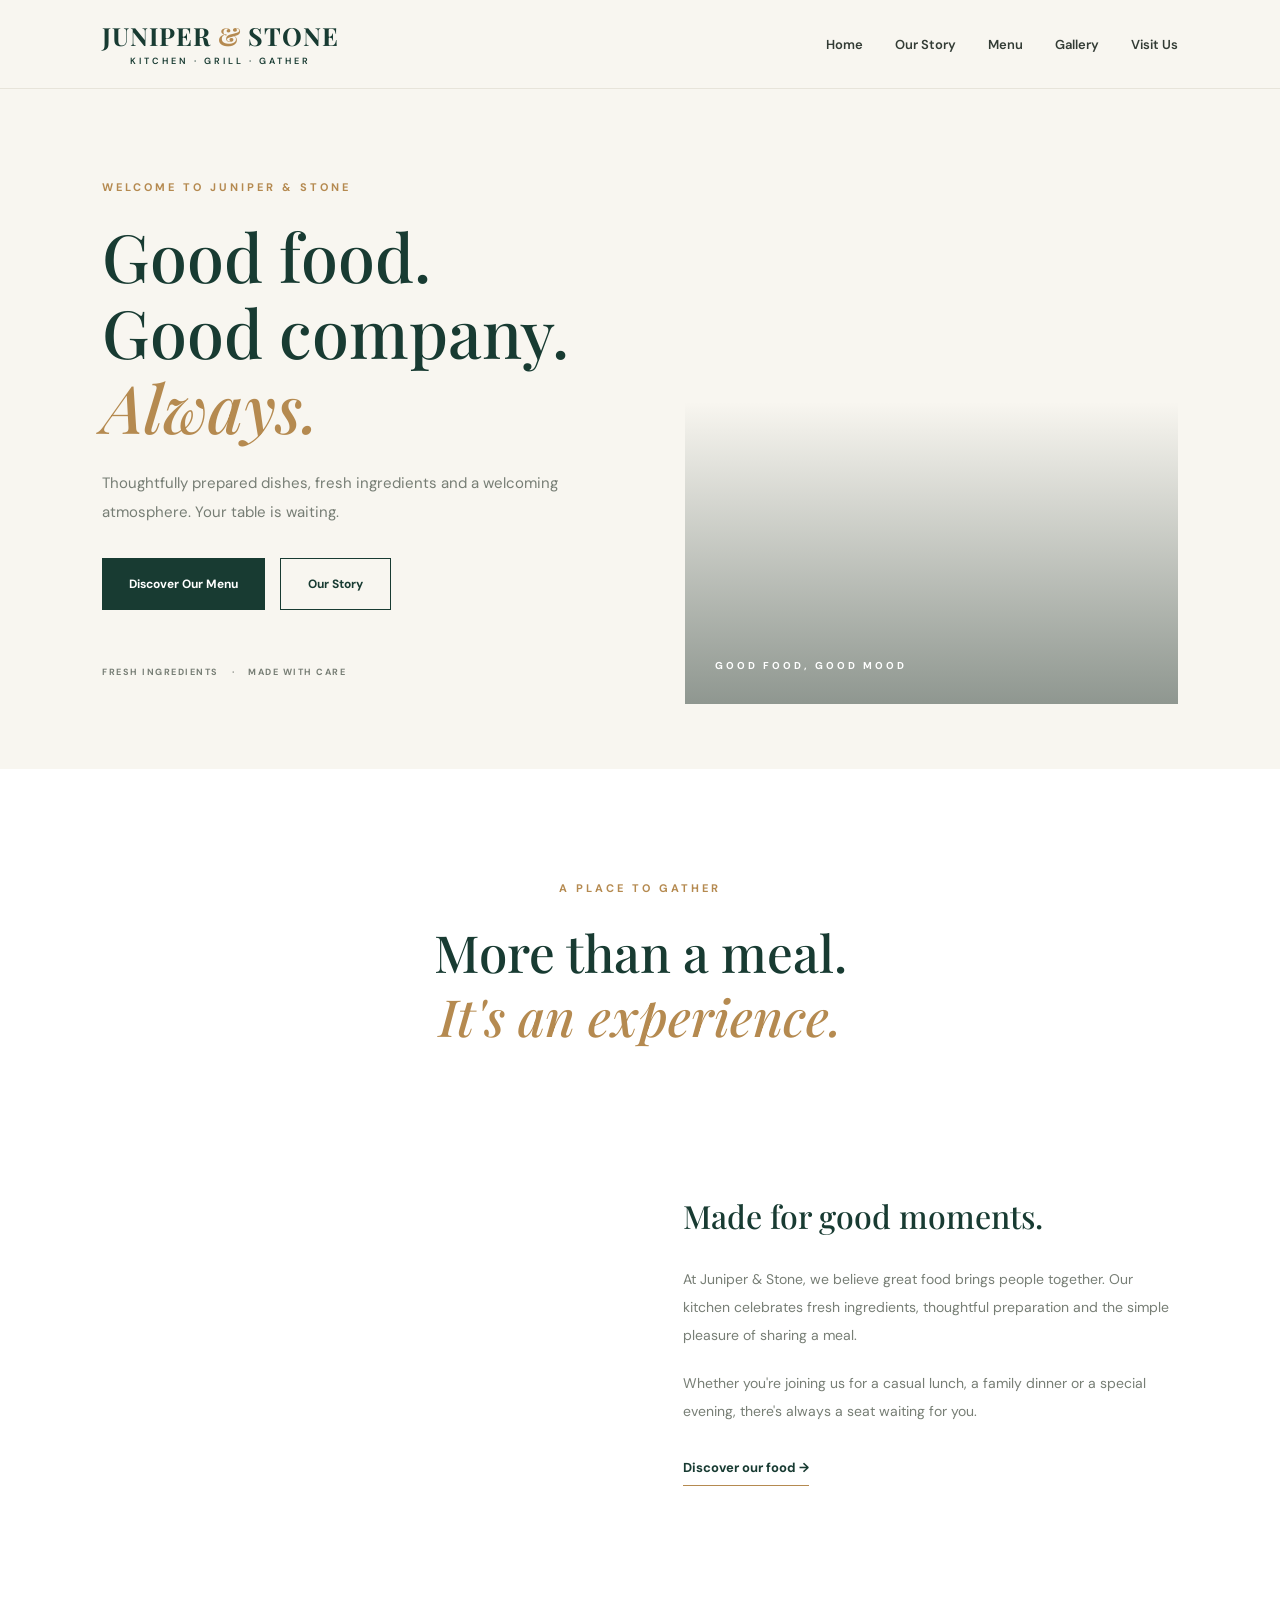
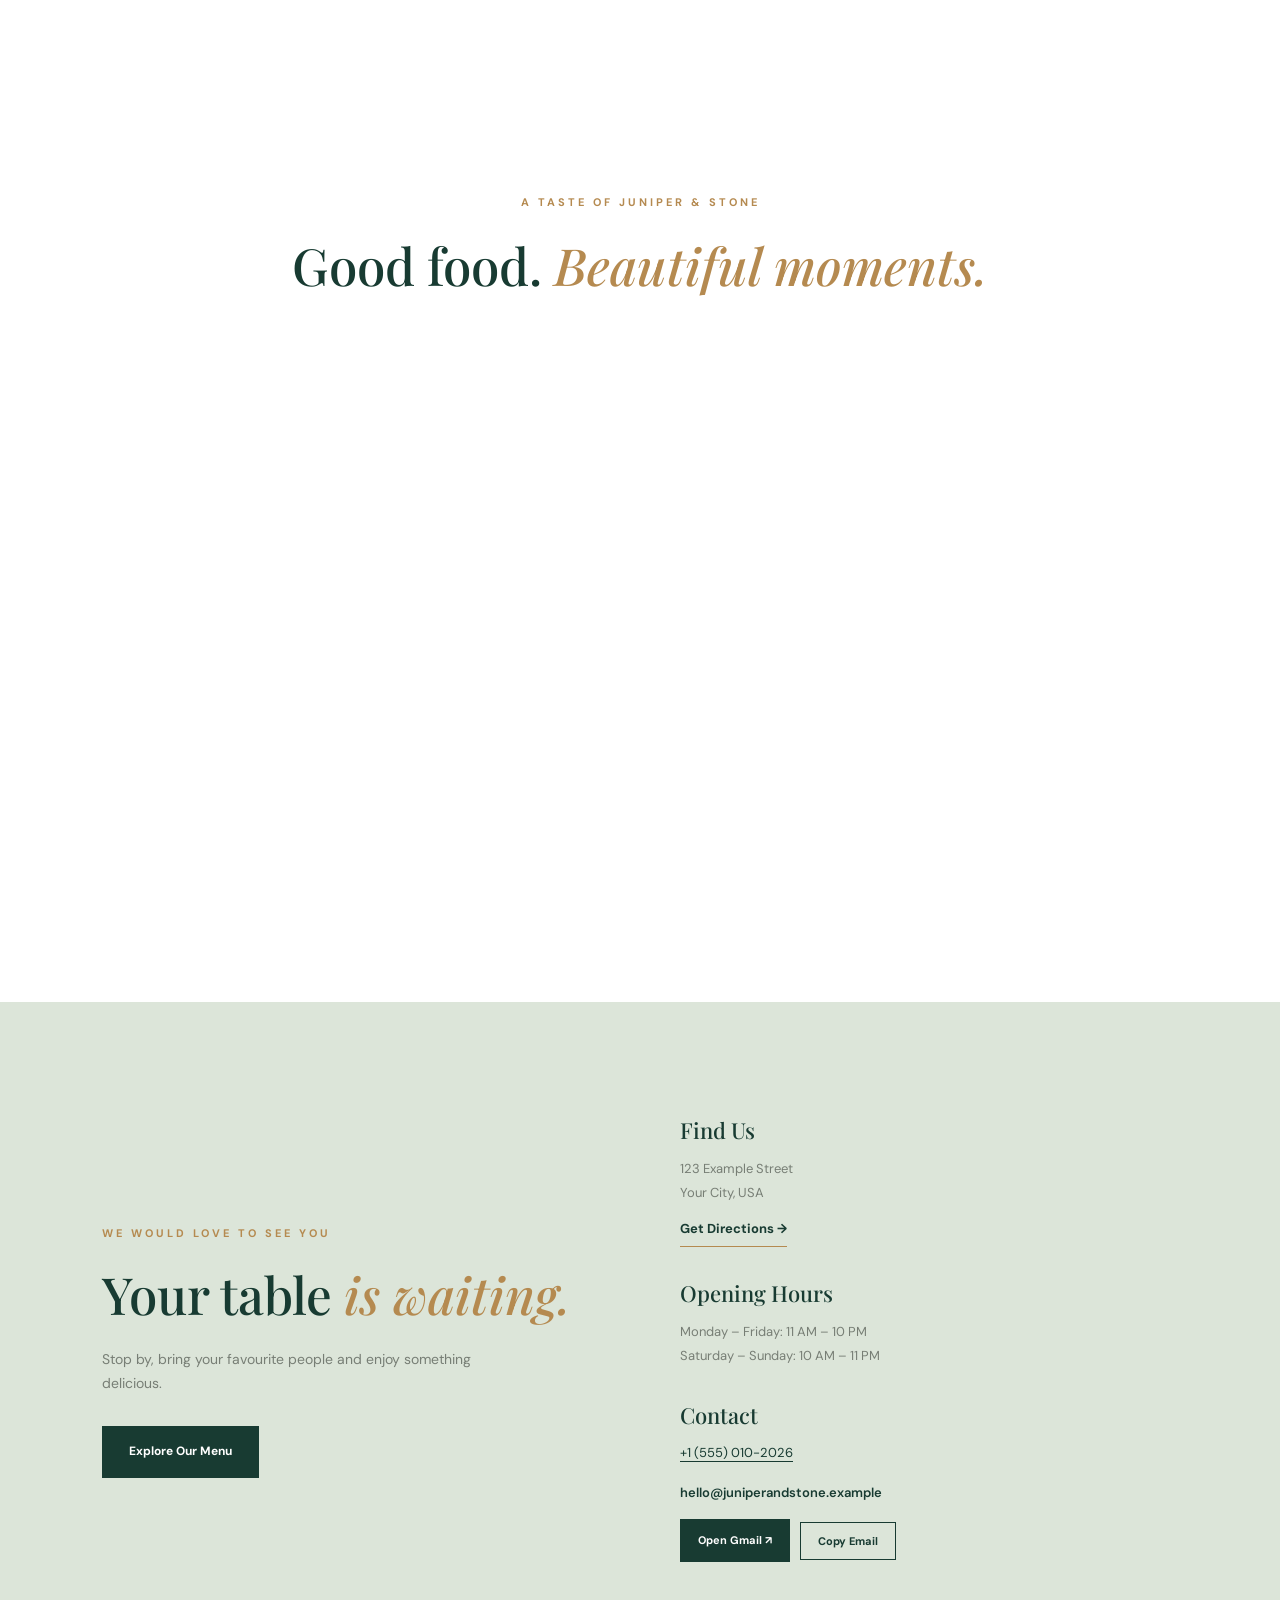
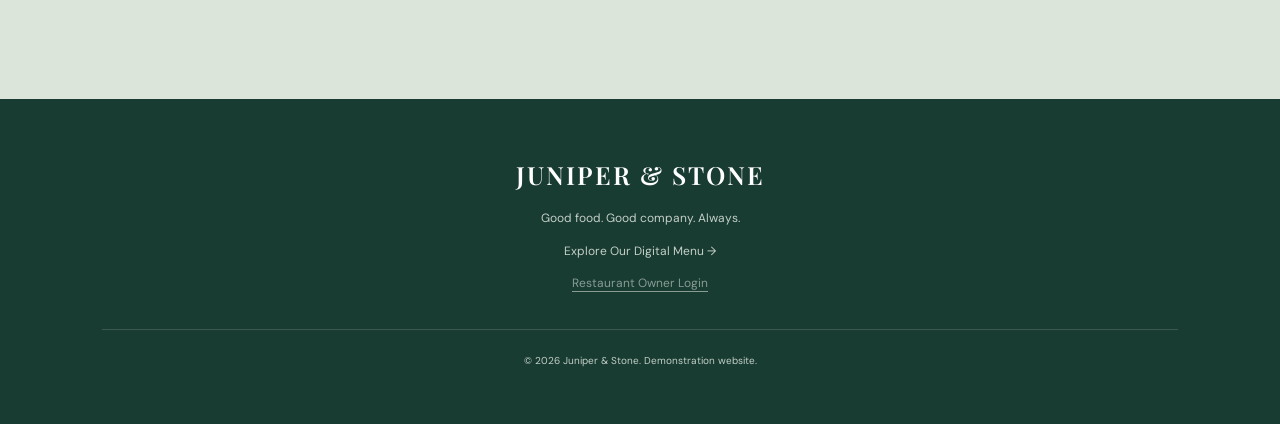
<file: index.html>
<!DOCTYPE html>
<html lang="en">

<head>

    <meta charset="UTF-8">
    <meta name="viewport" content="width=device-width, initial-scale=1.0">

    <meta name="description" content="Juniper & Stone - Modern neighbourhood dining, delicious food and memorable experiences.">

    <meta name="theme-color" content="#f8f6f0">

    <title>Juniper & Stone | Kitchen & Grill</title>

    <link rel="preconnect" href="https://fonts.googleapis.com">
    <link rel="preconnect" href="https://fonts.gstatic.com" crossorigin>

    <link href="https://fonts.googleapis.com/css2?family=DM+Sans:wght@400;500;600;700&family=Playfair+Display:wght@400;500;600;700&display=swap" rel="stylesheet">

    <link rel="stylesheet" href="css/style.css">

    <script src="js/script.js" defer></script>

    <style>
        .owner-access {
            margin-top: 12px;
            font-size: 11px;
            opacity: 0.65;
        }

        .owner-access a {
            color: inherit;
            text-decoration: underline;
            text-underline-offset: 4px;
            transition: opacity 0.3s;
        }

        .owner-access a:hover {
            opacity: 1;
        }
    </style>

</head>

<body>

    <!-- NAVIGATION -->

    <header class="header">

        <nav class="navbar">

            <a href="index.html" class="logo">
                JUNIPER <span>&</span> STONE
                <small>KITCHEN · GRILL · GATHER</small>
            </a>

            <button
                class="menu-toggle"
                id="menuToggle"
                aria-label="Toggle navigation"
                aria-expanded="false"
                aria-controls="navLinks"
            >
                <span></span>
                <span></span>
                <span></span>
            </button>

            <ul class="nav-links" id="navLinks">

                <li><a href="#home">Home</a></li>

                <li><a href="#about">Our Story</a></li>

                <li><a href="menu.html">Menu</a></li>

                <li><a href="#gallery">Gallery</a></li>

                <li><a href="#visit">Visit Us</a></li>

            </ul>

        </nav>

    </header>


    <main>

        <!-- HERO -->

        <section class="hero" id="home">

            <div class="hero-content">

                <p class="eyebrow">
                    WELCOME TO JUNIPER & STONE
                </p>

                <h1>
                    Good food.<br>
                    Good company.<br>
                    <span>Always.</span>
                </h1>

                <p class="hero-description">
                    Thoughtfully prepared dishes, fresh ingredients
                    and a welcoming atmosphere. Your table is waiting.
                </p>

                <div class="hero-buttons">

                    <a href="menu.html" class="btn btn-primary">
                        Discover Our Menu
                    </a>

                    <a href="#about" class="btn btn-outline">
                        Our Story
                    </a>

                </div>

                <div class="hero-info">
                    <span>FRESH INGREDIENTS</span>
                    <span>·</span>
                    <span>MADE WITH CARE</span>
                </div>

            </div>

            <div class="hero-image">

                <div class="image-overlay"></div>

                <div class="hero-image-label">
                    GOOD FOOD, GOOD MOOD
                </div>

            </div>

        </section>


        <!-- ABOUT -->

        <section class="about section-padding" id="about">

            <div class="section-heading">

                <p class="eyebrow">A PLACE TO GATHER</p>

                <h2>
                    More than a meal.<br>
                    <span>It's an experience.</span>
                </h2>

            </div>

            <div class="about-content">

                <div class="about-image"></div>

                <div class="about-text">

                    <h3>Made for good moments.</h3>

                    <p>
                        At Juniper & Stone, we believe great food brings
                        people together. Our kitchen celebrates fresh
                        ingredients, thoughtful preparation and the
                        simple pleasure of sharing a meal.
                    </p>

                    <p>
                        Whether you're joining us for a casual lunch,
                        a family dinner or a special evening, there's
                        always a seat waiting for you.
                    </p>

                    <a href="menu.html" class="text-link">
                        Discover our food →
                    </a>

                </div>

            </div>

        </section>


        <!-- GALLERY -->

        <section class="gallery section-padding" id="gallery">

            <div class="section-heading">

                <p class="eyebrow">A TASTE OF JUNIPER & STONE</p>

                <h2>
                    Good food. <span>Beautiful moments.</span>
                </h2>

            </div>

            <div class="gallery-grid">

                <div class="gallery-item gallery-large"></div>

                <div class="gallery-item gallery-small"></div>

                <div class="gallery-item gallery-small"></div>

                <div class="gallery-item gallery-large"></div>

            </div>

        </section>


        <!-- VISIT AND CONTACT -->

        <section class="visit section-padding" id="visit">

            <div class="visit-content">

                <p class="eyebrow">
                    WE WOULD LOVE TO SEE YOU
                </p>

                <h2>
                    Your table <span>is waiting.</span>
                </h2>

                <p>
                    Stop by, bring your favourite people and
                    enjoy something delicious.
                </p>

                <a href="menu.html" class="btn btn-primary">
                    Explore Our Menu
                </a>

            </div>

            <div class="visit-details">

                <div class="visit-detail-item">

                    <h3>Find Us</h3>

                    <p>
                        123 Example Street<br>
                        Your City, USA
                    </p>

                    <a
                        href="https://www.google.com/maps/search/?api=1&query=123+Example+Street+Your+City+USA"
                        target="_blank"
                        rel="noopener noreferrer"
                        class="text-link"
                    >
                        Get Directions →
                    </a>

                </div>


                <div class="visit-detail-item">

                    <h3>Opening Hours</h3>

                    <p>
                        Monday – Friday: 11 AM – 10 PM<br>
                        Saturday – Sunday: 10 AM – 11 PM
                    </p>

                </div>


                <div class="visit-detail-item">

                    <h3>Contact</h3>

                    <p>
                        <a href="tel:+15550102026">
                            +1 (555) 010-2026
                        </a>
                    </p>

                    <div class="email-contact">

                        <span
                            class="email-address"
                            id="restaurantEmail"
                        >
                            hello@juniperandstone.example
                        </span>

                        <div class="email-actions">

                            <a
                                href="https://mail.google.com/mail/?view=cm&fs=1&to=hello%40juniperandstone.example"
                                target="_blank"
                                rel="noopener noreferrer"
                                class="email-compose-link"
                            >
                                Open Gmail ↗
                            </a>

                            <button
                                type="button"
                                class="copy-email-btn"
                                id="copyEmailBtn"
                                data-email="hello@juniperandstone.example"
                            >
                                Copy Email
                            </button>

                        </div>

                        <p
                            class="copy-feedback"
                            id="copyFeedback"
                            aria-live="polite"
                        ></p>

                    </div>

                </div>

            </div>

        </section>

    </main>


    <!-- FOOTER -->

    <footer class="footer">

        <a href="index.html" class="footer-logo">
            JUNIPER & STONE
        </a>

        <p>Good food. Good company. Always.</p>

        <p>
            <a href="menu.html">
                Explore Our Digital Menu →
            </a>
        </p>

        <p class="owner-access">
            <a href="owner-login.html">
                Restaurant Owner Login
            </a>
        </p>

        <p class="copyright">
            © 2026 Juniper & Stone. Demonstration website.
        </p>

    </footer>

</body>
</html>
</file>
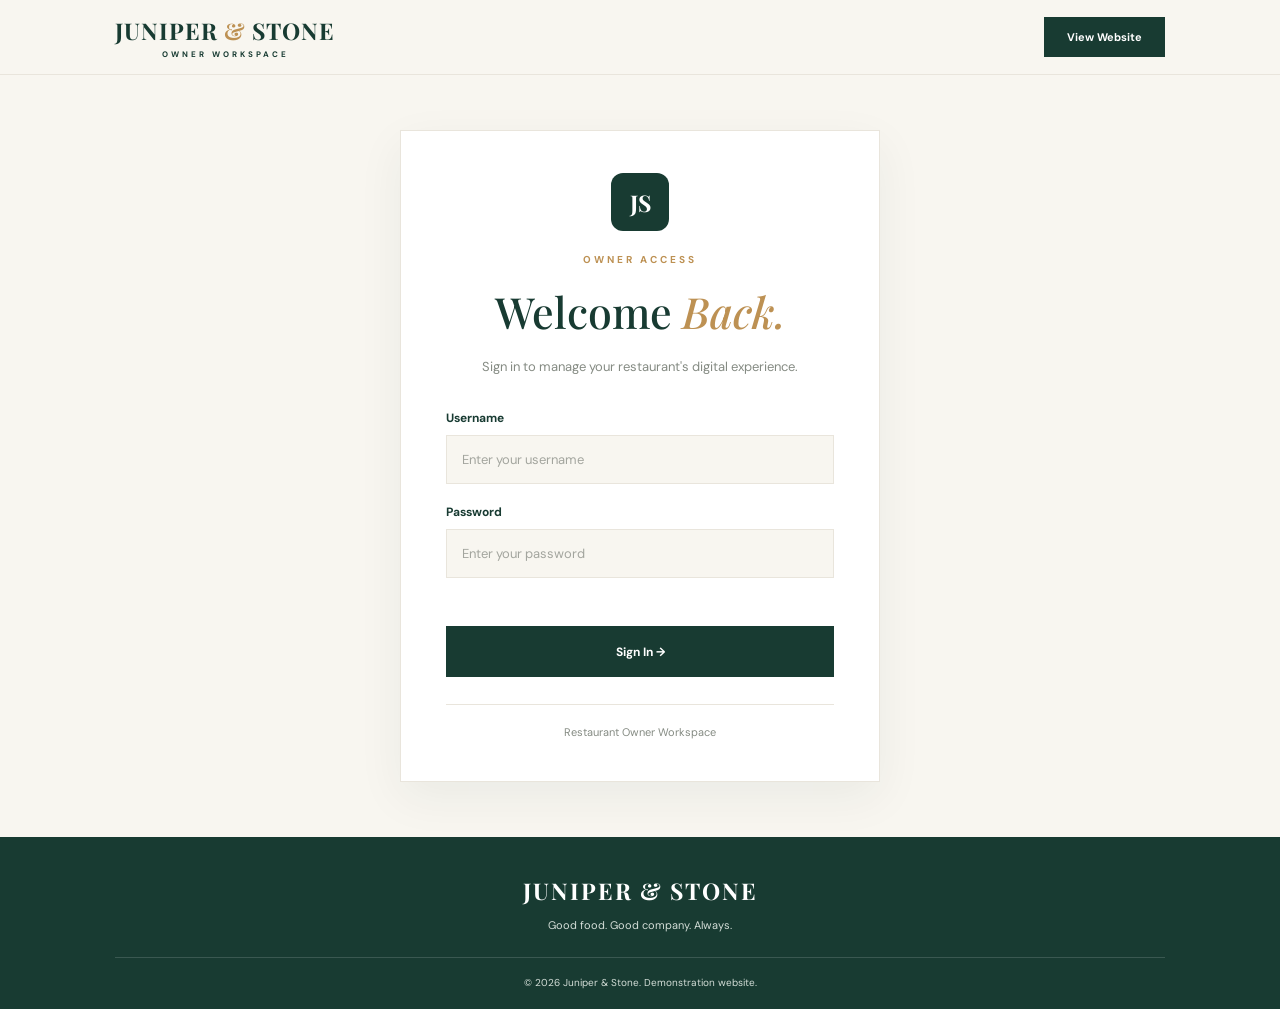
<file: menu-manager.html>
<!DOCTYPE html>
<html lang="en">

<head>
    <meta charset="UTF-8">
    <meta name="viewport" content="width=device-width, initial-scale=1.0">

    <title>Menu Management | Juniper & Stone</title>

    <link rel="preconnect" href="https://fonts.googleapis.com">
    <link rel="preconnect" href="https://fonts.gstatic.com" crossorigin>

    <link href="https://fonts.googleapis.com/css2?family=DM+Sans:wght@400;500;600;700&family=Playfair+Display:wght@400;500;600;700&display=swap" rel="stylesheet">

    <link rel="stylesheet" href="css/style.css">
    <link rel="stylesheet" href="css/menu-manager.css">

    <script src="js/owner.js"></script>
    <script src="js/menu-data.js" defer></script>
    <script src="js/menu-manager.js" defer></script>
</head>

<body>

    <header class="header">

        <nav class="navbar">

            <a href="index.html" class="logo">
                JUNIPER <span>&</span> STONE
                <small>MENU MANAGEMENT</small>
            </a>

            <div class="manager-nav">

                <a href="owner.html" class="nav-button">
                    Dashboard
                </a>

                <button type="button" id="logoutBtn" class="manager-logout">
                    Logout
                </button>

            </div>

        </nav>

    </header>


    <main class="manager-main">

        <div class="manager-heading">

            <div>
                <p class="eyebrow">RESTAURANT MANAGEMENT</p>

                <h1>Manage Your <span>Menu</span></h1>

                <p>
                    Add dishes, update prices and manage availability.
                </p>
            </div>

            <!-- PREVIEW CUSTOMER MENU -->

            <a
                href="menu.html?from=manager"
                target="_blank"
                rel="noopener noreferrer"
                class="preview-menu-btn"
            >
                Preview Customer Menu ↗
            </a>

        </div>


        <!-- SUMMARY -->

        <div class="menu-summary">

            <div class="summary-card">
                <span>Total Items</span>
                <strong id="totalItems">0</strong>
            </div>

            <div class="summary-card">
                <span>Available</span>
                <strong id="availableItems">0</strong>
            </div>

            <div class="summary-card">
                <span>Unavailable</span>
                <strong id="unavailableItems">0</strong>
            </div>

        </div>


        <!-- ADD / EDIT FORM -->

        <section class="manager-panel">

            <div class="panel-heading">

                <div>
                    <p class="eyebrow">MENU EDITOR</p>
                    <h2 id="formTitle">Add New Food Item</h2>
                </div>

                <span class="editor-tag">OWNER TOOL</span>

            </div>


            <form id="menuItemForm">

                <div class="form-grid">

                    <div class="manager-field">

                        <label for="itemName">Food Name *</label>

                        <input
                            type="text"
                            id="itemName"
                            placeholder="e.g. Grilled Chicken"
                            maxlength="80"
                            required
                        >

                    </div>


                    <div class="manager-field">

                        <label for="itemCategory">Category *</label>

                        <select id="itemCategory" required>
                            <option value="starters">Starters</option>
                            <option value="mains">Main Course</option>
                            <option value="desserts">Desserts</option>
                            <option value="drinks">Drinks</option>
                        </select>

                    </div>


                    <div class="manager-field">

                        <label for="itemPrice">Price ($) *</label>

                        <input
                            type="number"
                            id="itemPrice"
                            placeholder="e.g. 18"
                            min="0"
                            max="999999"
                            step="0.01"
                            required
                        >

                    </div>


                    <div class="manager-field">

                        <label for="itemImageUrl">Food Image URL</label>

                        <input
                            type="url"
                            id="itemImageUrl"
                            placeholder="https://example.com/food.jpg"
                        >

                    </div>


                    <div class="manager-field full-width">

                        <label for="itemDescription">
                            Food Description *
                        </label>

                        <textarea
                            id="itemDescription"
                            rows="3"
                            maxlength="300"
                            placeholder="Describe the dish..."
                            required
                        ></textarea>

                    </div>


                    <div class="manager-field full-width">

                        <label for="itemImageFile">
                            Or Upload Food Photograph
                        </label>

                        <input
                            type="file"
                            id="itemImageFile"
                            accept="image/jpeg,image/png,image/webp"
                        >

                        <small>
                            JPG, PNG or WebP. Images will be resized for the demo.
                        </small>

                    </div>

                </div>


                <div class="upload-preview" id="imagePreviewContainer" hidden>

                    <img id="imagePreview" alt="Food image preview">

                    <span>Image Preview</span>

                </div>


                <div class="form-actions">

                    <button type="submit" class="save-item-btn" id="saveItemBtn">
                        + Add Food Item
                    </button>

                    <button
                        type="button"
                        class="cancel-edit-btn"
                        id="cancelEditBtn"
                        hidden
                    >
                        Cancel Editing
                    </button>

                </div>


                <p
                    id="managerStatus"
                    class="manager-status"
                    role="status"
                    aria-live="polite"
                ></p>

            </form>

        </section>


        <!-- FOOD ITEM LIST -->

        <section class="manager-panel item-list-panel">

            <div class="panel-heading">

                <div>
                    <p class="eyebrow">YOUR RESTAURANT MENU</p>
                    <h2>Food Items</h2>
                </div>

                <span class="item-count" id="itemCount">0 items</span>

            </div>


            <div id="managedMenuList" class="managed-menu-list">
                <!-- Items generated by JavaScript -->
            </div>

        </section>

    </main>


    <footer class="footer">

        <a href="index.html" class="footer-logo">
            JUNIPER & STONE
        </a>

        <p>Restaurant Owner Workspace</p>

        <p class="copyright">
            © 2026 Juniper & Stone. Demonstration website.
        </p>

    </footer>

</body>
</html>
</file>
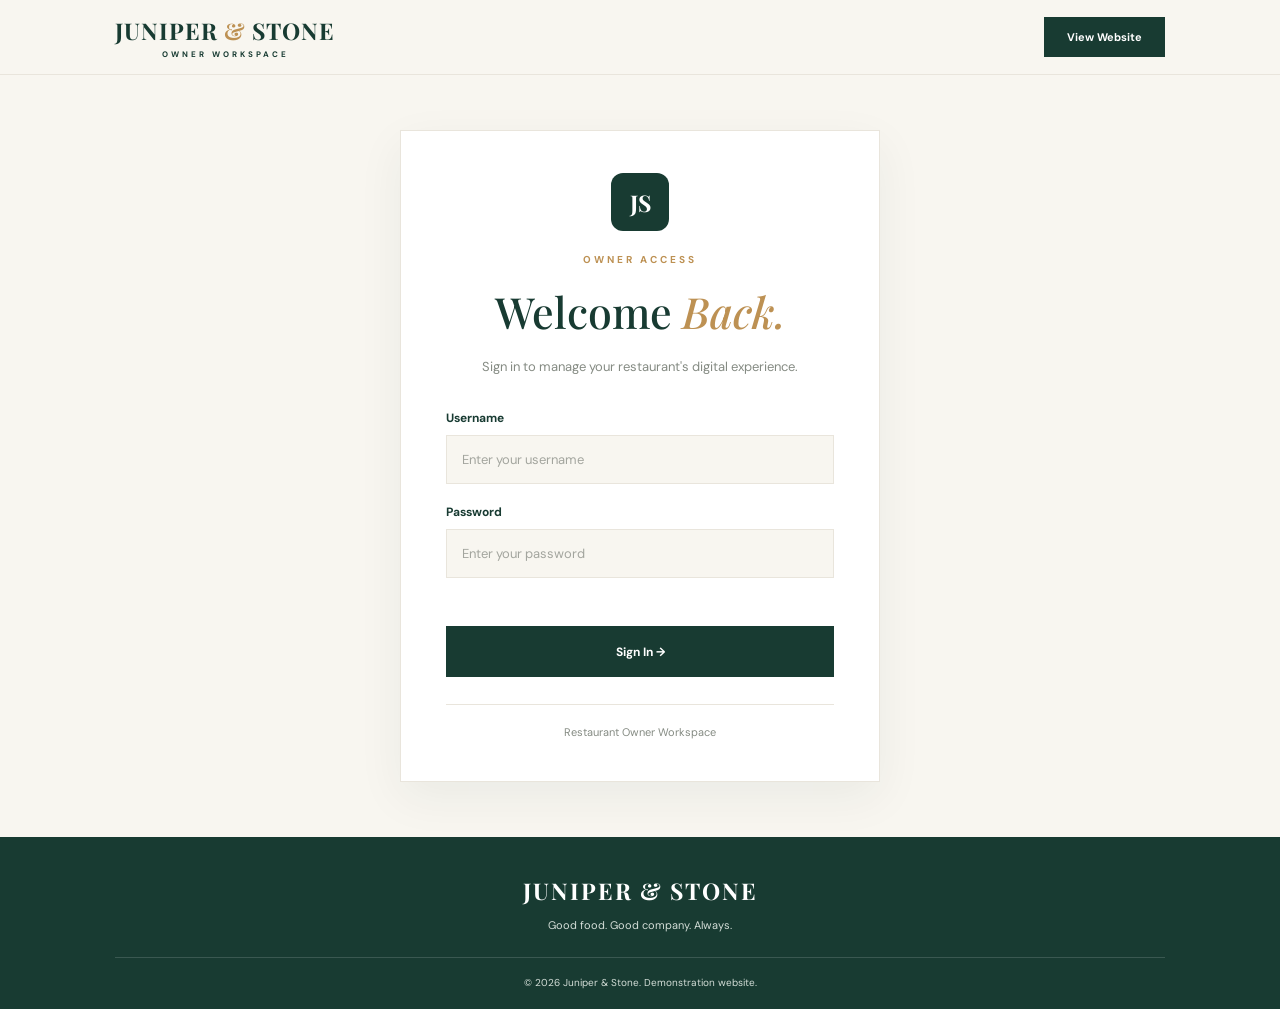
<file: owner-login.html>
<!DOCTYPE html>
<html lang="en">

<head>
    <meta charset="UTF-8">
    <meta name="viewport" content="width=device-width, initial-scale=1.0">

    <title>Owner Login | Juniper & Stone</title>

    <link rel="preconnect" href="https://fonts.googleapis.com">
    <link rel="preconnect" href="https://fonts.gstatic.com" crossorigin>

    <link href="https://fonts.googleapis.com/css2?family=DM+Sans:wght@400;500;600;700&family=Playfair+Display:wght@400;500;600;700&display=swap" rel="stylesheet">

    <link rel="stylesheet" href="css/owner-login.css">

    <script src="js/owner-login.js" defer></script>
</head>

<body>

    <!-- HEADER -->

    <header class="login-header">

        <a href="index.html" class="brand">
            JUNIPER <span>&</span> STONE
            <small>OWNER WORKSPACE</small>
        </a>

        <a href="index.html" class="website-button">
            View Website
        </a>

    </header>


    <!-- LOGIN SECTION -->

    <main class="login-main">

        <div class="login-card">

            <div class="login-logo">
                JS
            </div>

            <p class="eyebrow">OWNER ACCESS</p>

            <h1>
                Welcome <span>Back.</span>
            </h1>

            <p class="description">
                Sign in to manage your restaurant's
                digital experience.
            </p>


            <form id="loginForm">

                <div class="form-group">

                    <label for="username">
                        Username
                    </label>

                    <input
                        type="text"
                        id="username"
                        placeholder="Enter your username"
                        autocomplete="username"
                        required
                    >

                </div>


                <div class="form-group">

                    <label for="password">
                        Password
                    </label>

                    <input
                        type="password"
                        id="password"
                        placeholder="Enter your password"
                        autocomplete="current-password"
                        required
                    >

                </div>


                <p
                    id="loginError"
                    class="error-message"
                    role="alert"
                    aria-live="polite"
                ></p>


                <button type="submit" class="login-button">
                    Sign In →
                </button>

            </form>


            <div class="card-footer">
                Restaurant Owner Workspace
            </div>

        </div>

    </main>


    <!-- FOOTER -->

    <footer class="login-footer">

        <h2>JUNIPER & STONE</h2>

        <p>Good food. Good company. Always.</p>

        <div class="footer-bottom">
            © 2026 Juniper & Stone. Demonstration website.
        </div>

    </footer>

</body>
</html>
</file>
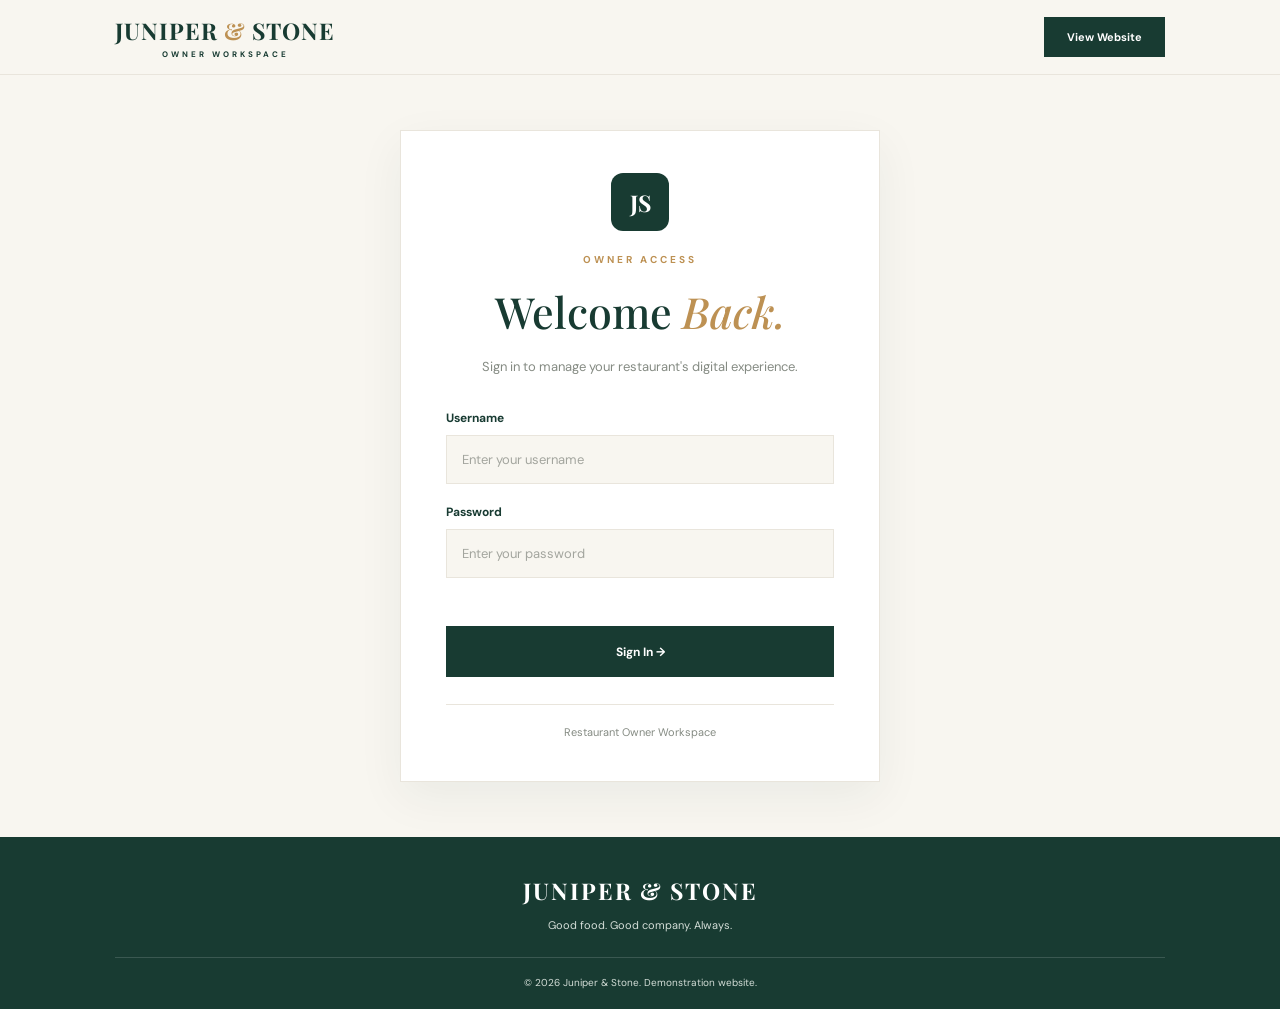
<file: owner.html>
<!DOCTYPE html>
<html lang="en">

<head>

    <meta charset="UTF-8">
    <meta name="viewport" content="width=device-width, initial-scale=1.0">

    <title>Owner Dashboard | Juniper & Stone</title>

    <link rel="preconnect" href="https://fonts.googleapis.com">
    <link rel="preconnect" href="https://fonts.gstatic.com" crossorigin>

    <link href="https://fonts.googleapis.com/css2?family=DM+Sans:wght@400;500;600;700&family=Playfair+Display:wght@400;500;600;700&display=swap" rel="stylesheet">

    <link rel="stylesheet" href="css/style.css">
    <link rel="stylesheet" href="css/qr-generator.css">
    <link rel="stylesheet" href="css/owner.css">

    <script src="js/owner.js"></script>

</head>

<body>

    <header class="header">

        <nav class="navbar">

            <a href="index.html" class="logo">
                JUNIPER <span>&</span> STONE
                <small>OWNER WORKSPACE</small>
            </a>

            <div class="owner-nav-actions">

                <a href="index.html" class="nav-button">
                    View Website
                </a>

                <button
                    type="button"
                    id="logoutBtn"
                    class="nav-button owner-logout"
                >
                    Logout
                </button>

            </div>

        </nav>

    </header>


    <main class="qr-main">

        <div class="qr-container">

            <div class="qr-card">

                <p class="eyebrow">
                    RESTAURANT MANAGEMENT
                </p>

                <h1>
                    Owner <span>Dashboard</span>
                </h1>

                <p class="qr-description">
                    Welcome to your restaurant workspace.
                    Manage your menu and digital restaurant tools.
                </p>


                <!-- MENU MANAGEMENT -->

                <div class="owner-tool-card">

                    <div class="owner-tool-icon">
                        M
                    </div>

                    <h2>Menu Management</h2>

                    <p>
                        Add new food items, update prices,
                        change photographs and manage availability.
                    </p>

                    <a
                        href="menu-manager.html"
                        class="btn btn-primary owner-tool-button"
                    >
                        Manage Food Menu →
                    </a>

                </div>


                <!-- QR GENERATOR -->

                <div class="owner-tool-card">

                    <div class="owner-tool-icon">
                        QR
                    </div>

                    <h2>Digital Menu QR Generator</h2>

                    <p>
                        Generate and download QR codes that
                        take customers directly to your digital menu.
                    </p>

                    <a
                        href="qr-generator.html"
                        class="btn btn-primary owner-tool-button"
                    >
                        Open QR Generator →
                    </a>

                </div>


                <!-- RESTAURANT INFORMATION -->

                <div class="qr-information">

                    <h3>Restaurant Information</h3>

                    <p>Restaurant: Juniper & Stone</p>

                    <p>Website: Demonstration Project</p>

                    <p>Workspace Status: Development</p>

                    <p>Account: Demo Owner</p>

                </div>

            </div>

        </div>

    </main>


    <footer class="footer">

        <a href="index.html" class="footer-logo">
            JUNIPER & STONE
        </a>

        <p>Restaurant Owner Workspace</p>

        <p class="copyright">
            © 2026 Juniper & Stone. Demonstration website.
        </p>

    </footer>

</body>
</html>
</file>
<file: css/style.css>
/* =========================================
   JUNIPER & STONE
   PREMIUM RESTAURANT WEBSITE
========================================= */


/* 1. ROOT VARIABLES */

:root {
    --cream: #f8f6f0;
    --white: #ffffff;

    --dark-green: #183b32;
    --forest: #244b3e;

    --sage: #dce5d9;
    --gold: #b58a50;

    --text: #333c35;
    --muted: #777e75;

    --border: #e7e4da;

    --heading-font: 'Playfair Display', serif;
    --body-font: 'DM Sans', sans-serif;
}


/* 2. GLOBAL RESET */

* {
    margin: 0;
    padding: 0;
    box-sizing: border-box;
}

html {
    scroll-behavior: smooth;
    scroll-padding-top: 90px;
}

body {
    font-family: var(--body-font);
    background: var(--cream);
    color: var(--text);
    line-height: 1.7;
}

a {
    text-decoration: none;
    color: inherit;
}

button {
    font-family: inherit;
    cursor: pointer;
}

img {
    max-width: 100%;
    display: block;
}

.section-padding {
    padding: 110px 8%;
}


/* 3. NAVIGATION */

.header {
    position: sticky;
    top: 0;
    z-index: 1000;

    background: rgba(248, 246, 240, 0.96);
    border-bottom: 1px solid var(--border);

    backdrop-filter: blur(15px);
}

.navbar {
    max-width: 1440px;
    margin: auto;

    min-height: 88px;
    padding: 0 8%;

    display: flex;
    align-items: center;
    justify-content: space-between;
    gap: 30px;
}

.logo {
    font-family: var(--heading-font);

    font-size: 25px;
    font-weight: 700;

    line-height: 1.2;

    color: var(--dark-green);
    letter-spacing: 1px;

    white-space: nowrap;
}

.logo span {
    color: var(--gold);
}

.logo small {
    display: block;

    font-family: var(--body-font);

    font-size: 9px;
    letter-spacing: 3px;
    font-weight: 600;

    text-align: center;
    margin-top: 5px;
}

.nav-links {
    display: flex;
    align-items: center;
    gap: 32px;

    list-style: none;
}

.nav-links a {
    font-size: 13px;
    font-weight: 600;

    color: var(--text);
    transition: color 0.3s ease;
}

.nav-links a:hover {
    color: var(--gold);
}

.nav-button {
    background: var(--dark-green);
    color: white;

    padding: 13px 23px;

    font-size: 12px;
    font-weight: 600;
    letter-spacing: 0.5px;

    transition: 0.3s;
}

.nav-button:hover {
    background: var(--gold);
}

.menu-toggle {
    display: none;
    background: none;
    border: none;
}


/* 4. HERO SECTION */

.hero {
    max-width: 1600px;
    margin: auto;

    min-height: 650px;
    padding: 65px 8%;

    display: grid;
    grid-template-columns: 1fr 0.95fr;

    align-items: center;
    gap: 65px;
}

.hero-content {
    max-width: 600px;
}

.eyebrow {
    color: var(--gold);

    font-size: 11px;
    font-weight: 700;
    letter-spacing: 3px;

    margin-bottom: 22px;
}

.hero h1 {
    font-family: var(--heading-font);

    font-size: clamp(48px, 5.2vw, 76px);
    line-height: 1.13;

    font-weight: 500;
    color: var(--dark-green);

    margin-bottom: 25px;
}

.hero h1 span {
    color: var(--gold);
    font-style: italic;
}

.hero-description {
    max-width: 460px;

    color: var(--muted);

    font-size: 15px;
    line-height: 1.9;

    margin-bottom: 32px;
}

.hero-buttons {
    display: flex;
    flex-wrap: wrap;
    gap: 15px;
}

.btn {
    display: inline-flex;
    align-items: center;
    justify-content: center;

    min-height: 52px;
    padding: 14px 27px;

    font-size: 12px;
    font-weight: 700;

    transition: all 0.3s ease;
}

.btn-primary {
    background: var(--dark-green);
    color: white;
}

.btn-primary:hover {
    background: var(--gold);
    transform: translateY(-3px);
}

.btn-outline {
    border: 1px solid var(--dark-green);
    color: var(--dark-green);
}

.btn-outline:hover {
    background: var(--dark-green);
    color: white;
}

.hero-info {
    display: flex;
    align-items: center;
    gap: 13px;

    margin-top: 55px;

    color: var(--muted);

    font-size: 9px;
    letter-spacing: 1.5px;
    font-weight: 700;
}

.hero-image {
    min-height: 550px;
    position: relative;

    background:
        linear-gradient(
            to top,
            rgba(15, 35, 27, 0.45),
            transparent 55%
        ),
        url("https://images.unsplash.com/photo-1517248135467-4c7edcad34c4")
        center / cover no-repeat;
}

.hero-image-label {
    position: absolute;

    bottom: 30px;
    left: 30px;

    color: white;

    font-size: 10px;
    letter-spacing: 3px;
    font-weight: 700;
}


/* 5. SECTION HEADINGS */

.section-heading {
    text-align: center;
    margin-bottom: 55px;
}

.section-heading h2 {
    font-family: var(--heading-font);

    font-size: clamp(36px, 4vw, 52px);
    line-height: 1.25;

    font-weight: 500;
    color: var(--dark-green);
}

.section-heading h2 span {
    color: var(--gold);
    font-style: italic;
}

.section-heading > p:last-child {
    color: var(--muted);

    font-size: 14px;
    margin-top: 15px;
}


/* 6. ABOUT SECTION */

.about {
    background: var(--white);
}

.about-content {
    max-width: 1150px;
    margin: auto;

    display: grid;
    grid-template-columns: 1fr 1fr;

    gap: 85px;
    align-items: center;
}

.about-image {
    min-height: 470px;

    background:
        url("https://images.unsplash.com/photo-1559339352-11d035aa65de")
        center / cover no-repeat;
}

.about-text h3 {
    font-family: var(--heading-font);

    font-size: 32px;
    font-weight: 500;

    color: var(--dark-green);
    margin-bottom: 22px;
}

.about-text p {
    color: var(--muted);

    font-size: 14px;
    line-height: 2;

    margin-bottom: 20px;
}

.text-link {
    display: inline-block;

    color: var(--dark-green);

    font-size: 13px;
    font-weight: 700;

    margin-top: 12px;

    border-bottom: 1px solid var(--gold);
    padding-bottom: 6px;

    transition: color 0.3s ease;
}

.text-link:hover {
    color: var(--gold);
}


/* 7. MENU SECTION */

.menu-section {
    background: var(--cream);
}

.menu-categories {
    display: flex;
    justify-content: center;
    flex-wrap: wrap;

    gap: 12px;
    margin-bottom: 45px;
}

.category-btn {
    background: transparent;

    border: 1px solid var(--border);

    color: var(--text);

    padding: 12px 25px;

    font-size: 12px;
    font-weight: 600;

    transition: 0.3s;
}

.category-btn:hover,
.category-btn.active {
    background: var(--dark-green);

    border-color: var(--dark-green);

    color: white;
}

.menu-grid {
    max-width: 1250px;
    margin: auto;

    display: grid;
    grid-template-columns: repeat(3, 1fr);

    gap: 28px;
}


/* MENU CARDS */

.menu-card {
    background: var(--white);
    overflow: hidden;

    transition:
        transform 0.3s ease,
        box-shadow 0.3s ease;
}

.menu-card:hover {
    transform: translateY(-6px);

    box-shadow:
        0 15px 35px rgba(24, 59, 50, 0.09);
}

.menu-card-image {
    width: 100%;
    height: 230px;

    object-fit: cover;
    display: block;
}

.menu-card-info {
    padding: 23px;
}

.menu-card-top {
    display: flex;
    justify-content: space-between;
    align-items: flex-start;

    gap: 15px;
    margin-bottom: 10px;
}

.menu-card-title {
    font-family: var(--heading-font);

    font-size: 21px;
    font-weight: 500;

    color: var(--dark-green);
}

.menu-card-price {
    color: var(--gold);

    font-size: 15px;
    font-weight: 700;

    white-space: nowrap;
}

.menu-card-description {
    color: var(--muted);

    font-size: 12px;
    line-height: 1.8;
}

.menu-card-category {
    display: inline-block;

    color: var(--gold);

    font-size: 9px;
    font-weight: 700;
    letter-spacing: 1.5px;

    margin-top: 15px;
}

.menu-footer {
    text-align: center;

    color: var(--muted);

    font-size: 12px;
    margin-top: 45px;
}


/* 8. GALLERY SECTION */

.gallery {
    background: var(--white);
}

.gallery-grid {
    max-width: 1250px;
    margin: auto;

    display: grid;

    grid-template-columns: 1.2fr 0.8fr;
    grid-template-rows: 260px 260px;

    gap: 20px;
}

.gallery-item {
    background-position: center;
    background-size: cover;

    transition: transform 0.4s ease;
}

.gallery-item:hover {
    transform: scale(1.015);
}

.gallery-large:nth-child(1) {
    background-image:
        url("https://images.unsplash.com/photo-1547592180-85f173990554");
}

.gallery-small:nth-child(2) {
    background-image:
        url("https://images.unsplash.com/photo-1546549032-9571cd6b27df");
}

.gallery-small:nth-child(3) {
    background-image:
        url("https://images.unsplash.com/photo-1515003197210-e0cd7184f5a2");
}

.gallery-large:nth-child(4) {
    background-image:
        url("https://images.unsplash.com/photo-1559339352-11d035aa65de");
}


/* 9. VISIT SECTION */

.visit {
    background: var(--sage);

    display: grid;
    grid-template-columns: 1fr 1fr;

    gap: 80px;
    align-items: center;
}

.visit-content h2 {
    font-family: var(--heading-font);

    color: var(--dark-green);

    font-size: clamp(38px, 4vw, 54px);
    line-height: 1.2;

    font-weight: 500;
    margin-bottom: 22px;
}

.visit-content h2 span {
    color: var(--gold);
    font-style: italic;
}

.visit-content > p:not(.eyebrow) {
    color: var(--muted);

    font-size: 14px;
    max-width: 400px;

    margin-bottom: 30px;
}


/* VISIT DETAILS */

.visit-details {
    display: grid;
    gap: 28px;
}

.visit-detail-item h3 {
    font-family: var(--heading-font);

    font-size: 22px;
    font-weight: 500;

    color: var(--dark-green);
    margin-bottom: 7px;
}

.visit-detail-item p {
    color: var(--muted);

    font-size: 13px;
    line-height: 1.9;
}


/* PHONE LINKS */

.visit-details a:not(.text-link):not(.email-compose-link) {
    color: var(--dark-green);

    text-decoration: underline;
    text-underline-offset: 4px;

    transition: color 0.3s ease;
}

.visit-details a:not(.text-link):not(.email-compose-link):hover {
    color: var(--gold);
}


/* EMAIL CONTACT */

.email-contact {
    margin-top: 12px;
}

.email-address {
    display: inline-block;

    color: var(--dark-green);

    font-size: 13px;
    font-weight: 600;

    overflow-wrap: anywhere;
}

.email-actions {
    display: flex;
    align-items: center;
    flex-wrap: wrap;

    gap: 10px;
    margin-top: 14px;
}


/* OPEN GMAIL BUTTON */

.email-compose-link {
    display: inline-flex;
    align-items: center;
    justify-content: center;

    padding: 11px 17px;

    background: var(--dark-green);
    color: var(--white) !important;

    font-size: 11px;
    font-weight: 700;

    border: 1px solid var(--dark-green);

    text-decoration: none !important;

    transition: all 0.3s ease;
}

.email-compose-link:hover {
    background: var(--gold);
    border-color: var(--gold);
    color: white !important;

    transform: translateY(-2px);
}


/* COPY EMAIL BUTTON */

.copy-email-btn {
    display: inline-flex;
    align-items: center;
    justify-content: center;

    padding: 11px 17px;

    background: transparent;
    color: var(--dark-green);

    font-size: 11px;
    font-weight: 700;

    border: 1px solid var(--dark-green);

    transition: all 0.3s ease;
}

.copy-email-btn:hover {
    background: var(--dark-green);
    color: white;

    transform: translateY(-2px);
}

.copy-email-btn:focus-visible,
.email-compose-link:focus-visible {
    outline: 3px solid var(--gold);
    outline-offset: 3px;
}


/* COPY FEEDBACK */

.copy-feedback {
    min-height: 20px;

    color: var(--dark-green) !important;

    font-size: 11px !important;
    font-weight: 600;

    margin-top: 7px;
}


/* 10. FOOTER */

.footer {
    background: var(--dark-green);

    color: white;

    text-align: center;

    padding: 55px 8%;
}

.footer-logo {
    font-family: var(--heading-font);

    font-size: 25px;
    font-weight: 600;

    letter-spacing: 2px;
}

.footer > p {
    color: #c4d0c8;

    font-size: 12px;
    margin-top: 12px;
}

.footer .copyright {
    margin-top: 35px;
    padding-top: 22px;

    border-top: 1px solid rgba(255,255,255,0.15);

    font-size: 10px;
}


/* 11. TABLET RESPONSIVENESS */

@media (max-width: 1050px) {

    .navbar {
        padding: 0 5%;
    }

    .nav-links {
        gap: 18px;
    }

    .nav-links a {
        font-size: 12px;
    }

    .hero {
        padding: 60px 5%;
        gap: 35px;
    }

    .section-padding {
        padding: 85px 5%;
    }

    .about-content {
        gap: 45px;
    }

    .menu-grid {
        grid-template-columns: repeat(2, 1fr);
    }

}


/* 12. MOBILE RESPONSIVENESS */

@media (max-width: 768px) {

    .navbar {
        min-height: 75px;
        position: relative;
    }

    .logo {
        font-size: 21px;
    }

    .logo small {
        font-size: 8px;
    }

    .menu-toggle {
        display: flex;

        flex-direction: column;
        gap: 5px;

        padding: 8px;
    }

    .menu-toggle span {
        width: 24px;
        height: 2px;

        background: var(--dark-green);

        transition: 0.3s;
    }

    .nav-links {
        display: none;

        position: absolute;

        top: 75px;
        left: 0;
        right: 0;

        background: var(--cream);

        padding: 25px 8%;

        border-bottom: 1px solid var(--border);

        flex-direction: column;
        align-items: flex-start;

        gap: 22px;
    }

    .nav-links.open {
        display: flex;
    }

    .nav-button {
        display: none;
    }

    .hero {
        grid-template-columns: 1fr;

        padding: 55px 7% 65px;
        gap: 40px;
    }

    .hero h1 {
        font-size: 53px;
    }

    .hero-image {
        min-height: 400px;
    }

    .hero-info {
        margin-top: 35px;
        flex-wrap: wrap;
    }

    .section-padding {
        padding: 75px 7%;
    }

    .about-content {
        grid-template-columns: 1fr;
        gap: 35px;
    }

    .about-image {
        min-height: 380px;
    }

    .menu-grid {
        grid-template-columns: 1fr;
        max-width: 500px;
    }

    .menu-card-image {
        height: 250px;
    }

    .gallery-grid {
        grid-template-columns: 1fr 1fr;
        grid-template-rows: 200px 200px;

        gap: 12px;
    }

    .visit {
        grid-template-columns: 1fr;
        gap: 45px;
    }

    .email-actions {
        gap: 8px;
    }

}


/* 13. SMALL MOBILE SCREENS */

@media (max-width: 420px) {

    .hero h1 {
        font-size: 43px;
    }

    .hero-image {
        min-height: 310px;
    }

    .hero-buttons {
        flex-direction: column;
        align-items: stretch;
    }

    .btn {
        width: 100%;
    }

    .section-heading h2 {
        font-size: 34px;
    }

    .menu-categories {
        gap: 8px;
    }

    .category-btn {
        padding: 10px 15px;
        font-size: 11px;
    }

    .gallery-grid {
        grid-template-columns: 1fr;
        grid-template-rows: repeat(4, 220px);
    }

    .about-image {
        min-height: 300px;
    }

    .email-actions {
        flex-direction: column;
        align-items: stretch;
    }

    .email-compose-link,
    .copy-email-btn {
        width: 100%;
    }

}
</file>
<file: css/menu-manager.css>
/* =========================================
   JUNIPER & STONE
   OWNER MENU MANAGEMENT
========================================= */

.manager-main {
    max-width: 1250px;
    width: 90%;
    margin: auto;
    padding: 65px 0 90px;
}


/* PAGE HEADING */

.manager-heading {
    display: flex;
    align-items: center;
    justify-content: space-between;
    gap: 25px;
    margin-bottom: 35px;
}

.manager-heading h1 {
    font-family: var(--heading-font);
    font-size: clamp(34px, 4vw, 48px);
    font-weight: 500;
    color: var(--dark-green);
}

.manager-heading h1 span {
    color: var(--gold);
    font-style: italic;
}

.manager-heading p:not(.eyebrow) {
    color: var(--muted);
    font-size: 13px;
    margin-top: 8px;
}

.preview-menu-btn {
    background: var(--dark-green);
    color: white;
    padding: 14px 20px;
    font-size: 11px;
    font-weight: 700;
    white-space: nowrap;
    transition: 0.3s;
}

.preview-menu-btn:hover {
    background: var(--gold);
}


/* SUMMARY CARDS */

.menu-summary {
    display: grid;
    grid-template-columns: repeat(3, 1fr);
    gap: 20px;
    margin-bottom: 30px;
}

.summary-card {
    background: white;
    border: 1px solid var(--border);
    padding: 23px;
    display: flex;
    flex-direction: column;
    gap: 10px;
}

.summary-card span {
    color: var(--muted);
    font-size: 12px;
}

.summary-card strong {
    color: var(--dark-green);
    font-family: var(--heading-font);
    font-size: 32px;
    font-weight: 600;
}


/* PANELS */

.manager-panel {
    background: white;
    border: 1px solid var(--border);
    padding: 35px;
    margin-bottom: 30px;
}

.panel-heading {
    display: flex;
    align-items: center;
    justify-content: space-between;
    gap: 15px;
    margin-bottom: 30px;
}

.panel-heading h2 {
    font-family: var(--heading-font);
    font-size: 27px;
    font-weight: 500;
    color: var(--dark-green);
}

.editor-tag {
    background: var(--sage);
    color: var(--dark-green);
    padding: 8px 12px;
    font-size: 9px;
    font-weight: 700;
    letter-spacing: 1px;
}


/* FORM */

.form-grid {
    display: grid;
    grid-template-columns: repeat(2, 1fr);
    gap: 22px;
}

.manager-field {
    display: flex;
    flex-direction: column;
    gap: 9px;
}

.manager-field label {
    color: var(--dark-green);
    font-size: 12px;
    font-weight: 700;
}

.manager-field input,
.manager-field select,
.manager-field textarea {
    width: 100%;
    padding: 14px;
    border: 1px solid var(--border);
    background: var(--cream);
    color: var(--text);
    font-family: var(--body-font);
    font-size: 13px;
    outline: none;
    border-radius: 0;
    transition: border-color 0.3s;
}

.manager-field input:focus,
.manager-field select:focus,
.manager-field textarea:focus {
    border-color: var(--gold);
    background: white;
}

.manager-field textarea {
    resize: vertical;
    line-height: 1.7;
}

.manager-field input[type="file"] {
    padding: 12px;
}

.manager-field small {
    color: var(--muted);
    font-size: 10px;
}

.full-width {
    grid-column: 1 / -1;
}


/* IMAGE PREVIEW */

.upload-preview {
    display: flex;
    align-items: center;
    gap: 15px;
    margin-top: 22px;
    padding: 12px;
    background: var(--cream);
    width: fit-content;
}

.upload-preview[hidden] {
    display: none;
}

.upload-preview img {
    width: 90px;
    height: 75px;
    object-fit: cover;
}

.upload-preview span {
    font-size: 11px;
    font-weight: 600;
    color: var(--dark-green);
}


/* FORM BUTTONS */

.form-actions {
    display: flex;
    gap: 12px;
    flex-wrap: wrap;
    margin-top: 25px;
}

.save-item-btn,
.cancel-edit-btn {
    padding: 15px 24px;
    border: 1px solid var(--dark-green);
    font-family: var(--body-font);
    font-size: 12px;
    font-weight: 700;
    cursor: pointer;
    transition: 0.3s;
}

.save-item-btn {
    background: var(--dark-green);
    color: white;
}

.save-item-btn:hover {
    background: var(--gold);
    border-color: var(--gold);
}

.cancel-edit-btn {
    background: white;
    color: var(--dark-green);
}

.cancel-edit-btn:hover {
    background: var(--cream);
}

.cancel-edit-btn[hidden] {
    display: none;
}

.manager-status {
    min-height: 20px;
    margin-top: 15px;
    font-size: 12px;
    font-weight: 600;
    color: var(--dark-green);
}


/* ITEM LIST */

.item-count {
    color: var(--muted);
    font-size: 11px;
    font-weight: 600;
}

.managed-menu-list {
    display: grid;
    gap: 15px;
}

.managed-menu-item {
    display: grid;
    grid-template-columns: 110px 1fr auto;
    align-items: center;
    gap: 20px;
    padding: 15px;
    border: 1px solid var(--border);
    background: var(--white);
}

.managed-menu-image {
    width: 110px;
    height: 100px;
    object-fit: cover;
    background: var(--cream);
}

.managed-menu-info {
    min-width: 0;
}

.managed-menu-info h3 {
    font-family: var(--heading-font);
    color: var(--dark-green);
    font-size: 20px;
    font-weight: 500;
}

.managed-menu-info p {
    color: var(--muted);
    font-size: 11px;
    line-height: 1.7;
    margin-top: 5px;
    overflow-wrap: anywhere;
}

.managed-menu-meta {
    display: flex;
    flex-wrap: wrap;
    align-items: center;
    gap: 10px;
    margin-top: 9px;
}

.managed-menu-price {
    color: var(--gold);
    font-size: 13px;
    font-weight: 700;
}

.managed-menu-category {
    color: var(--muted);
    font-size: 9px;
    font-weight: 700;
    letter-spacing: 1px;
}

.availability-badge {
    display: inline-block;
    padding: 5px 9px;
    font-size: 9px;
    font-weight: 700;
}

.availability-badge.available {
    background: #e4f1e5;
    color: #28643b;
}

.availability-badge.unavailable {
    background: #f9e8e5;
    color: #a33c32;
}


/* ITEM ACTIONS */

.managed-menu-actions {
    display: flex;
    flex-direction: column;
    gap: 7px;
    min-width: 125px;
}

.managed-menu-actions button {
    width: 100%;
    padding: 9px 11px;
    border: 1px solid var(--border);
    background: white;
    color: var(--dark-green);
    font-family: var(--body-font);
    font-size: 10px;
    font-weight: 700;
    cursor: pointer;
    transition: 0.2s;
}

.managed-menu-actions button:hover {
    background: var(--dark-green);
    color: white;
}

.managed-menu-actions .delete-item-btn {
    color: #a33c32;
}

.managed-menu-actions .delete-item-btn:hover {
    background: #a33c32;
    color: white;
}


/* EMPTY STATE */

.empty-manager {
    text-align: center;
    padding: 35px;
    color: var(--muted);
    font-size: 13px;
    background: var(--cream);
}


/* NAVIGATION */

.manager-nav {
    display: flex;
    align-items: center;
    gap: 10px;
}

.manager-logout {
    padding: 13px 20px;
    background: transparent;
    color: var(--dark-green);
    border: 1px solid var(--dark-green);
    font-size: 11px;
    font-weight: 700;
    cursor: pointer;
}

.manager-logout:hover {
    background: #a84c40;
    color: white;
    border-color: #a84c40;
}


/* RESPONSIVE */

@media (max-width: 850px) {

    .manager-heading {
        align-items: flex-start;
        flex-direction: column;
    }

    .managed-menu-item {
        grid-template-columns: 85px 1fr;
    }

    .managed-menu-image {
        width: 85px;
        height: 85px;
    }

    .managed-menu-actions {
        grid-column: 1 / -1;
        flex-direction: row;
        flex-wrap: wrap;
    }

    .managed-menu-actions button {
        flex: 1;
    }

}


@media (max-width: 600px) {

    .manager-main {
        width: 92%;
        padding: 40px 0 60px;
    }

    .menu-summary {
        gap: 9px;
    }

    .summary-card {
        padding: 13px 10px;
    }

    .summary-card span {
        font-size: 10px;
    }

    .summary-card strong {
        font-size: 25px;
    }

    .manager-panel {
        padding: 22px 16px;
    }

    .form-grid {
        grid-template-columns: 1fr;
    }

    .full-width {
        grid-column: auto;
    }

    .panel-heading h2 {
        font-size: 22px;
    }

    .managed-menu-item {
        gap: 12px;
        padding: 10px;
    }

    .managed-menu-info h3 {
        font-size: 17px;
    }

    .manager-nav {
        gap: 5px;
    }

    .manager-nav .nav-button,
    .manager-logout {
        padding: 9px 10px;
        font-size: 9px;
    }

}
</file>
<file: css/owner-login.css>
/* =====================================
   JUNIPER & STONE
   OWNER LOGIN - COMPLETE STYLESHEET
===================================== */

* {
    margin: 0;
    padding: 0;
    box-sizing: border-box;
}

:root {
    --green: #183b32;
    --gold: #bd9153;
    --cream: #f8f6f0;
    --white: #ffffff;
    --text: #263b35;
    --muted: #858b83;
    --border: #e9e5dc;

    --heading: 'Playfair Display', Georgia, serif;
    --body: 'DM Sans', Arial, sans-serif;
}

body {
    min-height: 100vh;

    display: flex;
    flex-direction: column;

    background: var(--cream);
    color: var(--text);

    font-family: var(--body);
}


/* HEADER */

.login-header {
    width: 100%;
    min-height: 75px;

    padding: 12px 9%;

    display: flex;
    align-items: center;
    justify-content: space-between;

    background: var(--cream);

    border-bottom: 1px solid var(--border);
}

.brand {
    text-decoration: none;

    color: var(--green);

    font-family: var(--heading);
    font-size: 23px;
    font-weight: 700;
    letter-spacing: 1px;
}

.brand span {
    color: var(--gold);
}

.brand small {
    display: block;

    margin-top: 3px;

    text-align: center;

    font-family: var(--body);
    font-size: 8px;
    font-weight: 700;
    letter-spacing: 3px;
}

.website-button {
    display: inline-block;

    padding: 13px 23px;

    background: var(--green);
    color: white;

    text-decoration: none;

    font-size: 11px;
    font-weight: 700;

    transition: 0.3s;
}

.website-button:hover {
    background: var(--gold);
}


/* MAIN */

.login-main {
    flex: 1;

    display: flex;
    justify-content: center;
    align-items: center;

    padding: 55px 20px;
}


/* LOGIN CARD */

.login-card {
    width: 100%;
    max-width: 480px;

    padding: 42px 45px;

    background: var(--white);

    border: 1px solid var(--border);

    box-shadow: 0 15px 45px rgba(24, 59, 50, 0.06);

    text-align: center;
}


/* LOGO */

.login-logo {
    width: 58px;
    height: 58px;

    display: flex;
    align-items: center;
    justify-content: center;

    margin: 0 auto 22px;

    background: var(--green);
    color: white;

    border-radius: 12px;

    font-family: var(--heading);
    font-size: 23px;
    font-weight: 700;
}


/* TEXT */

.eyebrow {
    color: var(--gold);

    font-size: 10px;
    font-weight: 700;
    letter-spacing: 3px;

    margin-bottom: 16px;
}

.login-card h1 {
    color: var(--green);

    font-family: var(--heading);
    font-size: 43px;
    font-weight: 500;

    margin-bottom: 15px;
}

.login-card h1 span {
    color: var(--gold);
    font-style: italic;
}

.description {
    max-width: 340px;

    margin: 0 auto 32px;

    color: var(--muted);

    font-size: 13px;
    line-height: 1.8;
}


/* FORM */

#loginForm {
    width: 100%;
    text-align: left;
}

.form-group {
    margin-bottom: 20px;
}

.form-group label {
    display: block;

    margin-bottom: 9px;

    color: var(--green);

    font-size: 12px;
    font-weight: 700;
}

.form-group input {
    width: 100%;
    height: 49px;

    padding: 0 15px;

    border: 1px solid var(--border);

    background: var(--cream);
    color: var(--text);

    outline: none;

    font-family: var(--body);
    font-size: 13px;

    transition: 0.3s;
}

.form-group input:focus {
    border-color: var(--gold);

    background: white;
}

.form-group input::placeholder {
    color: #a3a59e;
}


/* ERROR */

.error-message {
    min-height: 20px;

    margin-bottom: 8px;

    color: #b53b32;

    font-size: 12px;
    font-weight: 600;

    text-align: center;
}


/* BUTTON */

.login-button {
    width: 100%;
    height: 51px;

    border: none;

    background: var(--green);
    color: white;

    font-family: var(--body);
    font-size: 12px;
    font-weight: 700;

    cursor: pointer;

    transition: 0.3s;
}

.login-button:hover {
    background: var(--gold);
}


/* CARD FOOTER */

.card-footer {
    margin-top: 27px;
    padding-top: 20px;

    border-top: 1px solid var(--border);

    color: var(--muted);

    font-size: 11px;
}


/* WEBSITE FOOTER */

.login-footer {
    width: 100%;

    padding: 38px 9% 20px;

    background: var(--green);
    color: white;

    text-align: center;
}

.login-footer h2 {
    font-family: var(--heading);
    font-size: 23px;
    letter-spacing: 2px;

    margin-bottom: 12px;
}

.login-footer p {
    color: #d4ded8;
    font-size: 11px;

    margin-bottom: 25px;
}

.footer-bottom {
    padding-top: 18px;

    border-top: 1px solid rgba(255,255,255,0.15);

    color: #d4ded8;
    font-size: 10px;
}


/* RESPONSIVE */

@media (max-width: 600px) {

    .login-header {
        padding: 12px 5%;
    }

    .brand {
        font-size: 18px;
    }

    .website-button {
        padding: 11px 13px;
        font-size: 10px;
    }

    .login-main {
        padding: 35px 15px;
    }

    .login-card {
        padding: 35px 24px;
    }

    .login-card h1 {
        font-size: 36px;
    }

    .login-footer {
        padding: 30px 15px 18px;
    }

}

@media (max-height: 700px) {

    .login-main {
        padding-top: 25px;
        padding-bottom: 25px;
    }

    .login-card {
        padding-top: 25px;
        padding-bottom: 25px;
    }

    .login-logo {
        width: 48px;
        height: 48px;
        margin-bottom: 14px;
    }

}
</file>
<file: css/qr-generator.css>
/* =========================================
   JUNIPER & STONE
   QR CODE GENERATOR
========================================= */

.qr-main {
    min-height: 750px;
    padding: 90px 7%;

    background: var(--cream);
}

.qr-container {
    max-width: 850px;
    margin: auto;
}

.qr-card {
    background: var(--white);

    padding: 55px;

    border: 1px solid var(--border);

    box-shadow: 0 15px 45px rgba(24, 59, 50, 0.06);

    text-align: center;
}

.qr-card h1 {
    font-family: var(--heading-font);

    font-size: clamp(35px, 5vw, 50px);

    line-height: 1.2;

    font-weight: 500;

    color: var(--dark-green);

    margin-bottom: 20px;
}

.qr-card h1 span {
    color: var(--gold);
    font-style: italic;
}

.qr-description {
    max-width: 600px;

    margin: 0 auto 40px;

    color: var(--muted);

    font-size: 14px;
    line-height: 1.9;
}


/* URL FORM */

.qr-form {
    max-width: 570px;

    margin: auto;

    text-align: left;
}

.qr-form label {
    display: block;

    color: var(--dark-green);

    font-size: 13px;
    font-weight: 700;

    margin-bottom: 10px;
}

.qr-form input {
    width: 100%;

    padding: 17px;

    background: var(--cream);

    border: 1px solid var(--border);

    outline: none;

    color: var(--text);

    font-family: var(--body-font);

    font-size: 13px;

    transition: border-color 0.3s ease;
}

.qr-form input:focus {
    border-color: var(--gold);
}

.input-help {
    margin-top: 9px;

    color: var(--muted);

    font-size: 11px;
}

.qr-generate-btn {
    width: 100%;

    margin-top: 25px;

    border: none;
}


/* STATUS MESSAGE */

.qr-status {
    min-height: 24px;

    margin-top: 18px;

    color: var(--dark-green);

    font-size: 12px;
    font-weight: 600;
}


/* QR RESULT */

.qr-result {
    margin-top: 30px;

    padding-top: 35px;

    border-top: 1px solid var(--border);
}

.qr-result[hidden] {
    display: none !important;
}

.qr-result h2 {
    font-family: var(--heading-font);

    font-size: 30px;

    color: var(--dark-green);

    font-weight: 500;

    margin-bottom: 10px;
}

.qr-result > p:not(.qr-url-label) {
    color: var(--muted);

    font-size: 13px;

    margin-bottom: 25px;
}


/* QR CODE IMAGE CONTAINER */

.qr-code-box {
    display: inline-flex;

    align-items: center;
    justify-content: center;

    padding: 20px;

    background: white;

    border: 1px solid var(--border);

    margin: 10px auto 25px;
}

#qrCode {
    display: flex;

    align-items: center;
    justify-content: center;
}

#qrCode canvas,
#qrCode img {
    display: block;

    width: 280px;
    height: 280px;

    max-width: 100%;
}


/* URL DISPLAY */

.qr-url-label {
    color: var(--gold);

    font-size: 10px;

    font-weight: 700;

    letter-spacing: 2px;

    margin-bottom: 8px;
}

.qr-url-text {
    max-width: 100%;

    overflow-wrap: anywhere;

    color: var(--muted);

    font-size: 12px;

    margin-bottom: 20px;
}


/* DOWNLOAD BUTTON */

.qr-download-btn {
    border: none;

    min-width: 230px;
}

.qr-download-btn:disabled {
    opacity: 0.5;
    cursor: not-allowed;
}


/* INFORMATION SECTION */

.qr-information {
    max-width: 570px;

    margin: 50px auto 0;

    padding: 25px;

    background: var(--cream);

    text-align: left;
}

.qr-information h3 {
    font-family: var(--heading-font);

    font-size: 21px;

    font-weight: 500;

    color: var(--dark-green);

    margin-bottom: 15px;
}

.qr-information ol {
    padding-left: 20px;

    color: var(--muted);

    font-size: 12px;

    line-height: 2.2;
}


/* MOBILE RESPONSIVENESS */

@media (max-width: 768px) {

    .qr-main {
        padding: 55px 5%;
    }

    .qr-card {
        padding: 35px 22px;
    }

    .qr-card h1 {
        font-size: 36px;
    }

    .qr-description {
        font-size: 13px;
    }

    #qrCode canvas,
    #qrCode img {
        width: 240px;
        height: 240px;
    }

    .qr-information {
        padding: 20px;
    }

}
</file>
<file: css/owner.css>
/* OWNER DASHBOARD */

.owner-tool-card {
    max-width: 570px;
    margin: 35px auto;

    padding: 35px 25px;

    background: var(--cream);
    border: 1px solid var(--border);

    text-align: center;
}

.owner-tool-icon {
    width: 65px;
    height: 65px;

    display: flex;
    align-items: center;
    justify-content: center;

    margin: 0 auto 20px;

    background: var(--dark-green);
    color: white;

    font-family: var(--heading-font);
    font-size: 23px;
    font-weight: 700;

    border-radius: 12px;
}

.owner-tool-card h2 {
    font-family: var(--heading-font);

    font-size: 25px;
    font-weight: 500;

    color: var(--dark-green);

    margin-bottom: 12px;
}

.owner-tool-card p {
    color: var(--muted);

    font-size: 13px;
    line-height: 1.9;

    margin-bottom: 25px;
}

.owner-tool-button {
    width: 100%;
}

.qr-information p {
    margin-bottom: 8px;
}


/* OWNER NAVIGATION */

.owner-nav-actions {
    display: flex;
    align-items: center;
    gap: 12px;
}

.owner-logout {
    border: 1px solid var(--dark-green);
    cursor: pointer;
    font-family: var(--body-font);
}

.owner-logout:hover {
    background: #a84c40;
    border-color: #a84c40;
}


@media (max-width: 600px) {

    .owner-nav-actions {
        gap: 6px;
    }

    .owner-nav-actions .nav-button {
        padding: 10px;
        font-size: 10px;
    }

}
</file>
